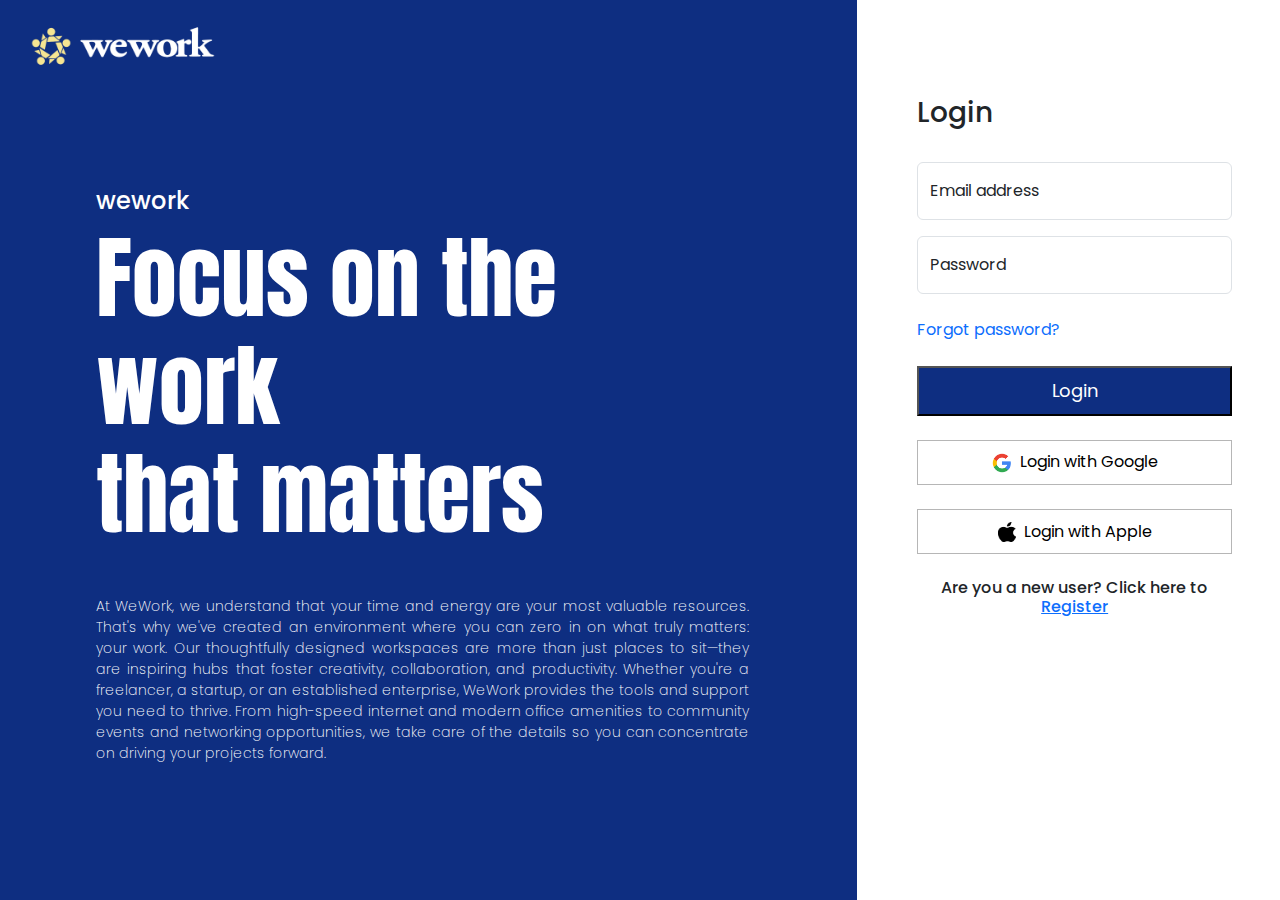
<file: index.html>
<!DOCTYPE html>
<html lang="en">

<head>
    <meta charset="UTF-8" />
    <meta name="viewport" content="width=device-width, initial-scale=1.0" />
    <title>LandingPage</title>
    <!-- CSS -->
    <link rel="stylesheet" href="./style.css" />

    <!-- Bootstrap -->
    <link href="https://cdn.jsdelivr.net/npm/bootstrap@5.3.3/dist/css/bootstrap.min.css" rel="stylesheet"
        integrity="sha384-QWTKZyjpPEjISv5WaRU9OFeRpok6YctnYmDr5pNlyT2bRjXh0JMhjY6hW+ALEwIH" crossorigin="anonymous" />

    <script src="https://cdn.jsdelivr.net/npm/bootstrap@5.3.3/dist/js/bootstrap.bundle.min.js"
        integrity="sha384-YvpcrYf0tY3lHB60NNkmXc5s9fDVZLESaAA55NDzOxhy9GkcIdslK1eN7N6jIeHz"
        crossorigin="anonymous"></script>

    <!-- fontawesome -->
    <link rel="stylesheet" href="https://cdnjs.cloudflare.com/ajax/libs/font-awesome/6.5.2/css/all.min.css"
        integrity="sha512-SnH5WK+bZxgPHs44uWIX+LLJAJ9/2PkPKZ5QiAj6Ta86w+fsb2TkcmfRyVX3pBnMFcV7oQPJkl9QevSCWr3W6A=="
        crossorigin="anonymous" referrerpolicy="no-referrer" />

    <!-- GoogleFonts -->
    <link rel="preconnect" href="https://fonts.googleapis.com" />
    <link rel="preconnect" href="https://fonts.gstatic.com" crossorigin />
    <link
        href="https://fonts.googleapis.com/css2?family=Poppins:ital,wght@0,100;0,200;0,300;0,400;0,500;0,600;0,700;0,800;0,900;1,100;1,200;1,300;1,400;1,500;1,600;1,700;1,800;1,900&display=swap"
        rel="stylesheet" />


        <link rel="preconnect" href="https://fonts.googleapis.com">
        <link rel="preconnect" href="https://fonts.gstatic.com" crossorigin>
        <link href="https://fonts.googleapis.com/css2?family=Anton&family=Poppins:ital,wght@0,100;0,200;0,300;0,400;0,500;0,600;0,700;0,800;0,900;1,100;1,200;1,300;1,400;1,500;1,600;1,700;1,800;1,900&display=swap" rel="stylesheet">


</head>

<body>
    <div class="row" style="height: 100vh">
        <div class="col-md-8" style="background-color: #0e2e81">
            <nav class="navbar">
                <div class="container-fluid">
                    <a class="navbar-brand" href="#">
                        <img src="/images/72ppi/Artboard 1.png" alt="Logo" width="100%" height="64"
                            class="align-text-top" />
                    </a>
                </div>
            </nav>

            <div class="banner-content p-5 m-5">
                <h4>wework</h4>
                <h1 class="heading-txt mt-2">
                    Focus on the work<br/>
                    that matters
                </h1>
                <div class="hr mt-3"></div>
                <p class="mt-5" style="text-align: justify">
                    At WeWork, we understand that your time and energy are your most valuable resources. That's why we've created an environment where you can zero in on what truly matters: your work. Our thoughtfully designed workspaces are more than just places to sit—they are inspiring hubs that foster creativity, collaboration, and productivity. Whether you're a freelancer, a startup, or an established enterprise, WeWork provides the tools and support you need to thrive. From high-speed internet and modern office amenities to community events and networking opportunities, we take care of the details so you can concentrate on driving your projects forward.
                </p>
            </div>
        </div>

        <div class="col-md-4">
            <div class="m-5 py-5 mx-5">
                <form>
                    
                    <h3 class="pb-4">Login</h3>
                    <div class="form-floating mb-3">
                        <input type="email" class="form-control" placeholder="name@example.com" id="loginUsername"/>
                        <label for="floatingInput">Email address</label>
                    </div>

                  
                    <div class="form-floating">
                        <input type="password" class="form-control" placeholder="Password" id="loginPswd"/>
                        <label for="floatingPassword">Password</label>
                    </div>

                    <div class="row mb-4">
                        <div class="col pt-4">
                            <a class="forgot-pw" href="#!">Forgot password?</a>
                        </div>
                    </div>

                    
                    <button type="button" onclick="obj.login()" class="custom-login-button mb-4">
                        Login
                    </button>

                   
                    <div class="text-center">
                        <a class="custom-border-button mb-4" href="https://accounts.google.co.in">
                            <img src="/images/Google__G__logo.svg.png" alt="" style="width: 20px; height: 20px"
                                class="me-2" />Login with Google
                        </a>

                        <a class="custom-border-button mb-4" href="https://secure8.store.apple.com/in/shop/signIn?ssi=2AAABj9zV8C0AIEmxfbu26YT_-zuSOpXM2FpaOHacBjVfOubG3CDF72oUAAAAG2h0dHBzOi8vd3d3LmFwcGxlLmNvbS9pbi98fAACAUxsxyxoTawMian3fJxDvqVNqnjR_VxHc9X0_Ips7EQm">
                            <img src="/images/Apple_logo_black.svg.png" alt="" style="width: 18px; height: 20px"
                                class="me-2" />Login with Apple</a>
                        <h6>Are you a new user? Click here to <a href="./register.html">Register</a></h6>
                    </div>
                </form>
            </div>
        </div>
    </div>
</body>
<script src="./logic.js"></script>
</html>
</file>
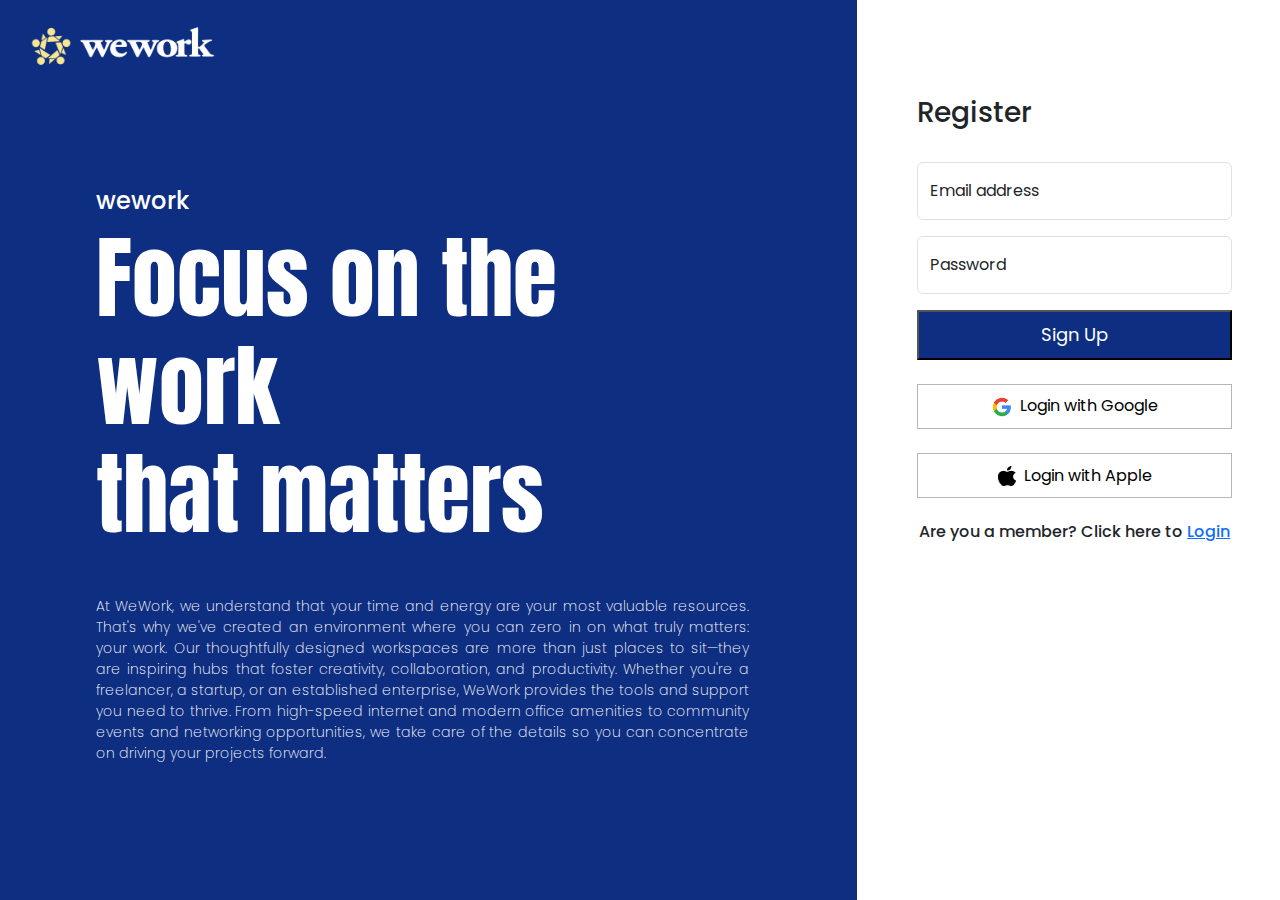
<file: register.html>
<!DOCTYPE html>
<html lang="en">

<head>
    <meta charset="UTF-8" />
    <meta name="viewport" content="width=device-width, initial-scale=1.0" />
    <title>LandingPage</title>
    <!-- CSS -->
    <link rel="stylesheet" href="./style.css" />

    <!-- Bootstrap -->
    <link href="https://cdn.jsdelivr.net/npm/bootstrap@5.3.3/dist/css/bootstrap.min.css" rel="stylesheet"
        integrity="sha384-QWTKZyjpPEjISv5WaRU9OFeRpok6YctnYmDr5pNlyT2bRjXh0JMhjY6hW+ALEwIH" crossorigin="anonymous" />

    <script src="https://cdn.jsdelivr.net/npm/bootstrap@5.3.3/dist/js/bootstrap.bundle.min.js"
        integrity="sha384-YvpcrYf0tY3lHB60NNkmXc5s9fDVZLESaAA55NDzOxhy9GkcIdslK1eN7N6jIeHz"
        crossorigin="anonymous"></script>

    <!-- fontawesome -->
    <link rel="stylesheet" href="https://cdnjs.cloudflare.com/ajax/libs/font-awesome/6.5.2/css/all.min.css"
        integrity="sha512-SnH5WK+bZxgPHs44uWIX+LLJAJ9/2PkPKZ5QiAj6Ta86w+fsb2TkcmfRyVX3pBnMFcV7oQPJkl9QevSCWr3W6A=="
        crossorigin="anonymous" referrerpolicy="no-referrer" />

    <!-- GoogleFonts -->
    <link rel="preconnect" href="https://fonts.googleapis.com" />
    <link rel="preconnect" href="https://fonts.gstatic.com" crossorigin />
    <link
        href="https://fonts.googleapis.com/css2?family=Poppins:ital,wght@0,100;0,200;0,300;0,400;0,500;0,600;0,700;0,800;0,900;1,100;1,200;1,300;1,400;1,500;1,600;1,700;1,800;1,900&display=swap"
        rel="stylesheet" />


        <link rel="preconnect" href="https://fonts.googleapis.com">
        <link rel="preconnect" href="https://fonts.gstatic.com" crossorigin>
        <link href="https://fonts.googleapis.com/css2?family=Anton&family=Poppins:ital,wght@0,100;0,200;0,300;0,400;0,500;0,600;0,700;0,800;0,900;1,100;1,200;1,300;1,400;1,500;1,600;1,700;1,800;1,900&display=swap" rel="stylesheet">


</head>

<body>
    <div class="row" style="height: 100vh">
        <div class="col-md-8" style="background-color: #0e2e81">
            <nav class="navbar">
                <div class="container-fluid">
                    <a class="navbar-brand" href="#">
                        <img src="/images/72ppi/Artboard 1.png" alt="Logo" width="100%" height="64"
                            class="align-text-top" />
                    </a>
                </div>
            </nav>

            <div class="banner-content p-5 m-5">
                <h4>wework</h4>
                <h1 class="heading-txt mt-2">
                    Focus on the work<br/>
                    that matters
                </h1>
                <div class="hr mt-3"></div>
                <p class="mt-5" style="text-align: justify">
                    At WeWork, we understand that your time and energy are your most valuable resources. That's why we've created an environment where you can zero in on what truly matters: your work. Our thoughtfully designed workspaces are more than just places to sit—they are inspiring hubs that foster creativity, collaboration, and productivity. Whether you're a freelancer, a startup, or an established enterprise, WeWork provides the tools and support you need to thrive. From high-speed internet and modern office amenities to community events and networking opportunities, we take care of the details so you can concentrate on driving your projects forward.
                </p>
            </div>
        </div>

        <div class="col-md-4">
            <div class="m-5 py-5 mx-5">
                <form>
                    
                    <h3 class="pb-4">Register</h3>
                    <div class="form-floating mb-3">
                        <input id="regusername" type="email" class="form-control" placeholder="name@example.com" id="loginUsername"/>
                        <label for="floatingInput">Email address</label>
                    </div>

                   
                    <div class="form-floating">
                        <input id="regpswd" type="password" class="form-control" placeholder="Password" id="loginPswd"/>
                        <label for="floatingPassword">Password</label>
                    </div>

                    

                    
                    <button type="button" onclick="obj.register()" class="custom-login-button mb-4 mt-3">
                        Sign Up
                    </button>

                    <div class="text-center">
                        <a class="custom-border-button mb-4" href="https://accounts.google.co.in">
                            <img src="/images/Google__G__logo.svg.png" alt="" style="width: 20px; height: 20px"
                                class="me-2" />Login with Google
                        </a>
                        
                        <a class="custom-border-button mb-4" href="https://secure8.store.apple.com/in/shop/signIn?ssi=2AAABj9zV8C0AIEmxfbu26YT_-zuSOpXM2FpaOHacBjVfOubG3CDF72oUAAAAG2h0dHBzOi8vd3d3LmFwcGxlLmNvbS9pbi98fAACAUxsxyxoTawMian3fJxDvqVNqnjR_VxHc9X0_Ips7EQm">
                            <img src="/images/Apple_logo_black.svg.png" alt="" style="width: 18px; height: 20px"
                                class="me-2" />Login with Apple</a>
                        <h6>Are you a member? Click here to <a href="./index.html">Login</a></h6>
                    </div>
                </form>
            </div>
        </div>
    </div>
</body>
<script src="./logic.js"></script>

</html>
</file>
<file: style.css>
*{
    margin: 0px;
    padding: 0px;
    font-family: "Poppins", sans-serif;
}
body{
    overflow-x: hidden;
}

.heading-txt{
    font-family: "Anton", sans-serif;
    font-size: 90px;
    color: white;
}

.banner-content, h4, p{
    font-weight: 200;
    color: white;
}

.banner-content, p{
    font-size: 14px;
}

.forgot-pw{
    text-decoration: none;
}

.custom-login-button {
    display: inline-block;
    font-size: 18px; 
    width: 100%; 
    padding: 0.6rem 1rem;
    color: white;
    text-align: center;
    text-decoration: none;
    background-color:#0e2e81;
  }

  .custom-login-button:hover{
    background-color: #1943ab;
    transition: 0.2s ease-in;
  }
  

.custom-border-button {
    display: inline-block;
    font-size: 16px; 
    width: 100%; 
    padding: 0.6rem 1rem;
    border: 1.5px solid #b6b6b6;
    color: #000000;
    text-align: center;
    text-decoration: none;
    background-color:white;
  }
  
  .custom-border-button i {
    margin-right: 0.5rem; /* Equivalent to me-2 */
  }
  
  .custom-border-button:hover {
    background-color: white;
    color: #0e2e81;
    border-color: #0e2e81;
    transition: 0.2s ease-in;
  }
</file>
